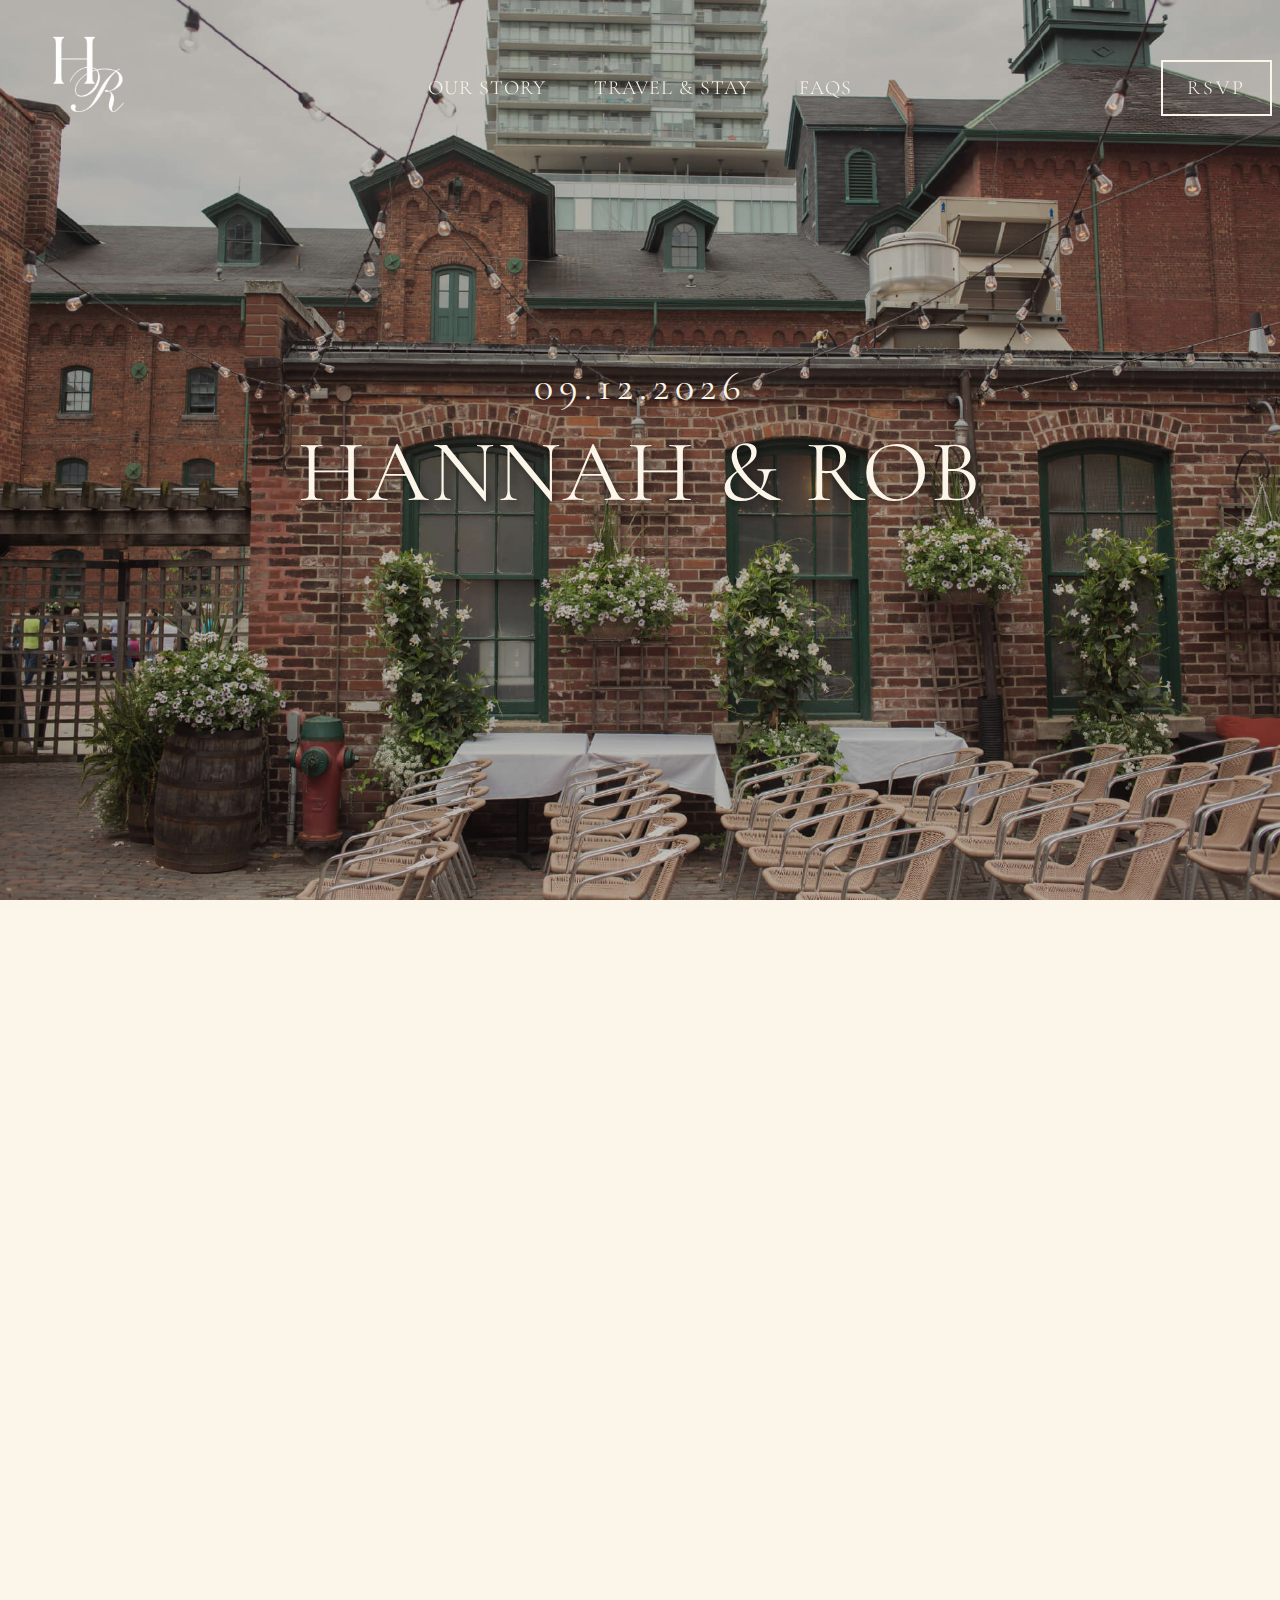
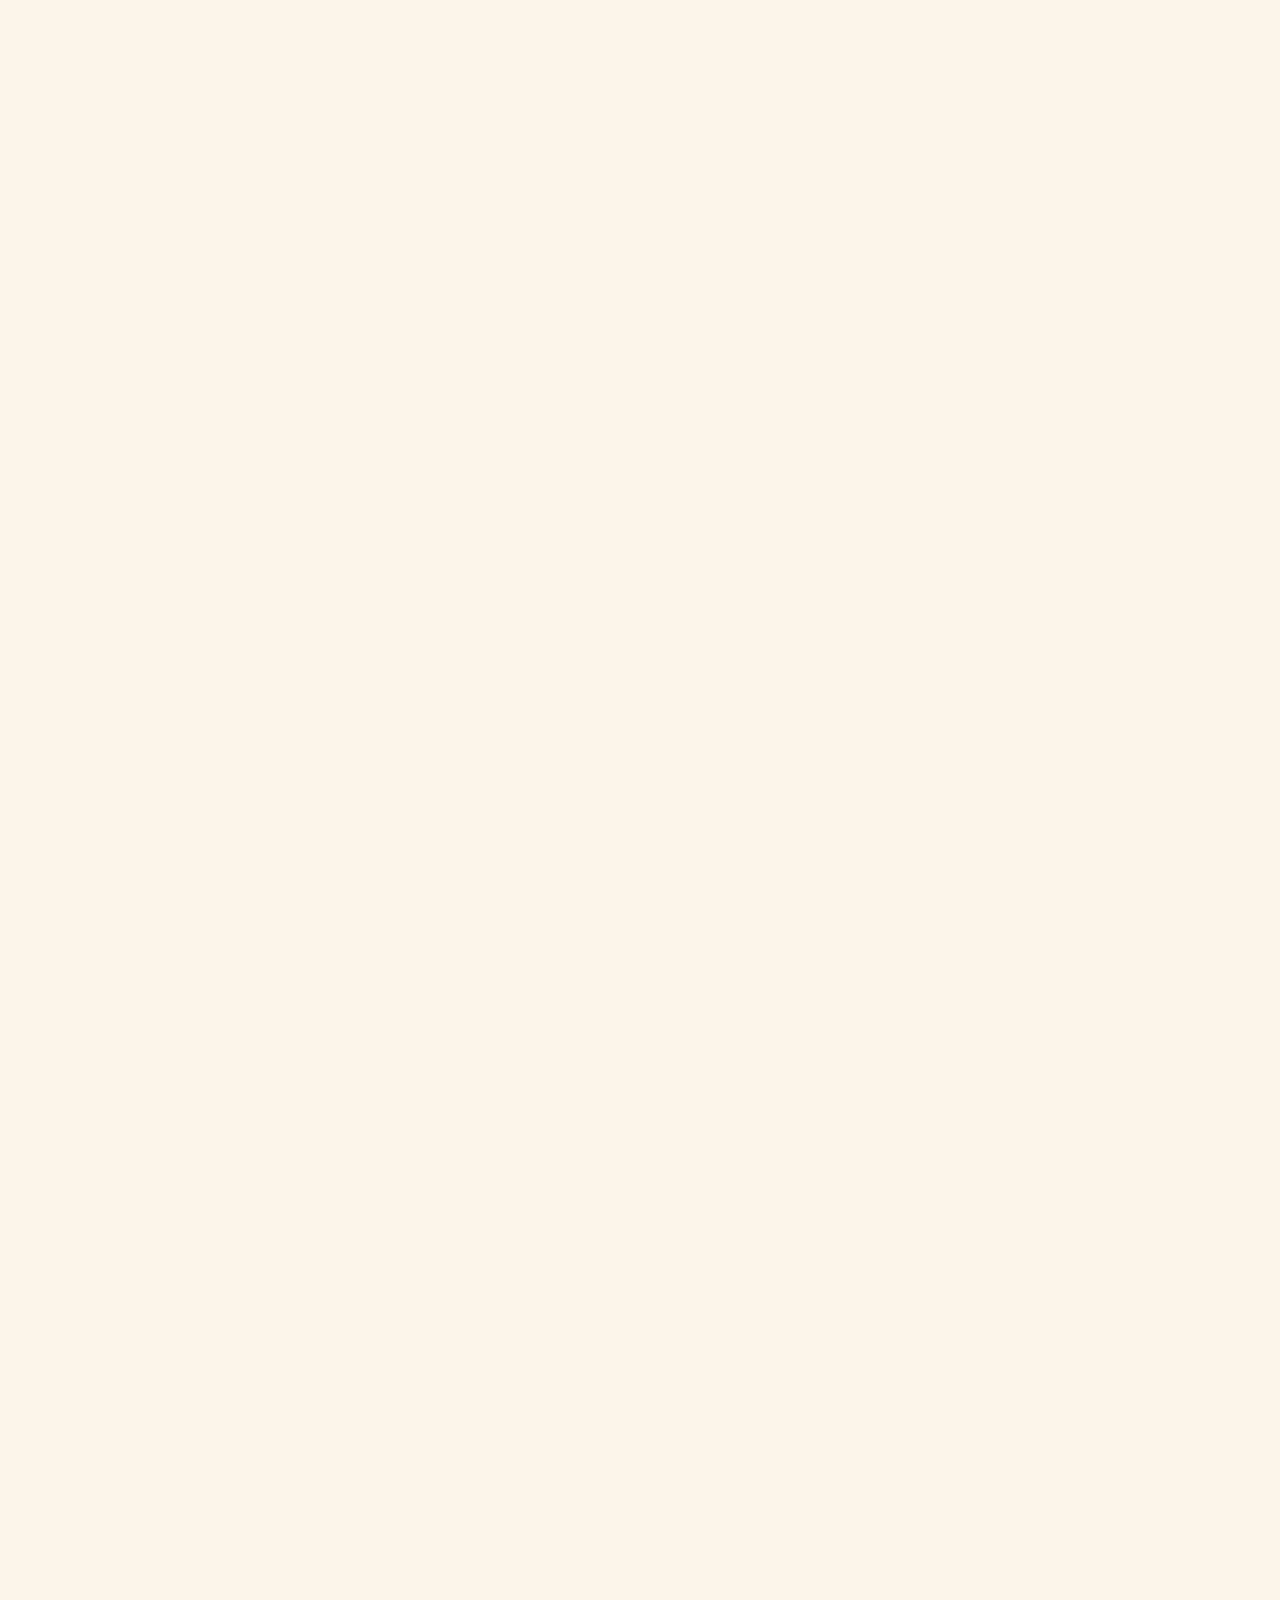
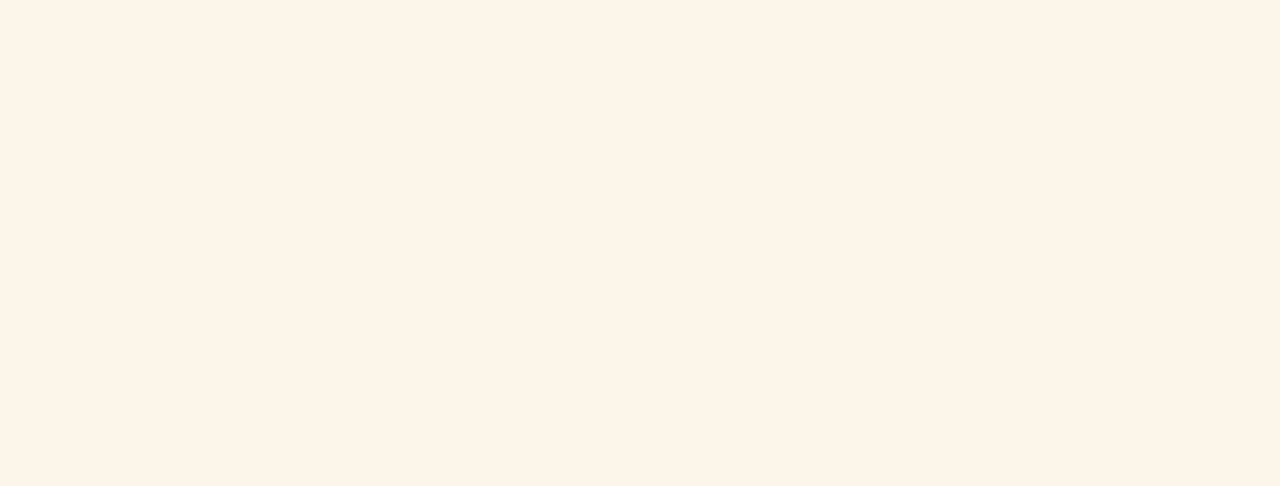
<file: index.html>
<!DOCTYPE html>
<html lang="en">
<head>
    <meta charset="UTF-8">
    <meta name="viewport" content="width=device-width, initial-scale=1.0">
    <title>Hannah & Rob - Wedding</title>
    <link rel="stylesheet" href="styles.css">
    <link rel="stylesheet" href="goudy-font.css">
    <link rel="stylesheet" href="seasons-preview.css">
    <link rel="preconnect" href="https://fonts.googleapis.com">
    <link rel="preconnect" href="https://fonts.gstatic.com" crossorigin>
    <link href="https://fonts.googleapis.com/css2?family=Cormorant+Garamond:ital,wght@0,300;0,400;0,500;0,600;0,700;1,300;1,400;1,500;1,600;1,700&family=Montserrat:wght@300;400;500;600;700&family=Playfair+Display:ital,wght@0,400;0,500;0,600;0,700;1,400;1,500;1,600;1,700&display=swap" rel="stylesheet">
    <link href="https://fonts.googleapis.com/css2?family=Pinyon+Script&display=swap" rel="stylesheet">
    <link rel="stylesheet" href="https://cdnjs.cloudflare.com/ajax/libs/font-awesome/6.4.0/css/all.min.css">
</head>
<body>
    <!-- Navigation Bar -->
    <nav class="main-nav">
        <!-- Home icon on the left -->
        <a href="index.html" class="nav-link home-icon">
            <img src="H (2).png" alt="Home" class="home-icon-img">
        </a>
        <!-- Center navigation links -->
        <div class="nav-links">
            <a href="our-story.html" class="nav-link">Our Story</a>
            <a href="travel.html" class="nav-link">Travel & Stay</a>
            <a href="faqs.html" class="nav-link">FAQs</a>
        </div>
        <!-- RSVP link on the right -->
        <div class="rsvp-link">
            <a href="#rsvp" class="nav-link">RSVP</a>
        </div>
    </nav>

    <!-- Hero Section -->
    <section class="hero">
        <div class="hero-content">
            <h1> 09.12.2026</h1>
            <h1>HANNAH & ROB</h1>
        </div>
    </section>

    <!-- Date and Venue Section -->
    <section class="date-venue">
        <div class="container">
            <div class="date-venue-container">
                <div class="photo-frame-wrapper">
                    <img src="images/hannahrob1.png" alt="Hannah and Rob">
                </div>
                <div class="date-venue-content">
                    <h2 style="font-family: 'Pinyon Script'">September 12th</h2>
                    <h3>at</h3>
                    <h4><a href="https://maps.app.goo.gl/F6PtSdV7vqN8Bn1i6" class="venue-link" target="_blank">ARCHEO</a></h4>
                </div>
            </div>
        </div>
    </section>

    <!-- Our Special Day Section -->
    <section class="special-day">
        <div class="container">
            <div class="special-day-content">
                <h2>Message to our guests</h2>
                <p>We're excited to share this important moment in our lives with our family and friends.
                Your love and support mean the world to us.</p>
                <p>As we get closer to the big day, we'll be using this website to keep you updated on all the details.
                We can't wait to celebrate with you!</p>
                <p class="signature">Lots of love,</p>
                <p class="signature-name">Hannah and Rob</p>
            </div>
        </div>
    </section>

    <!-- The Day Section -->
    <section id="the-day" class="the-day">
        <h1> The Day</h1>
        <p> We ask that guests arrive at least 15 minutes prior to the ceremony start time</p>
        <div class="container">
            <div class="timeline-container">
                <div class="timeline-item">
                    <div class="timeline-icon">
                        <img src="images/rings.png" alt="Wedding Rings">
                    </div>
                    <div class="timeline-time">10:30am</div>
                    <div class="timeline-text">ceremony</div>
                </div>
                <div class="timeline-item">
                    <div class="timeline-icon">
                        <img src="images/drinks.png" alt="Drinks">
                    </div>
                    <div class="timeline-time">11:00am</div>
                    <div class="timeline-text">cocktails</div>
                </div>
                <div class="timeline-item">
                    <div class="timeline-icon">
                        <img src="images/brunch.png" alt="Brunch">
                    </div>
                    <div class="timeline-time">12:00pm</div>
                    <div class="timeline-text">brunch</div>
                </div>
                <div class="timeline-item">
                    <div class="timeline-icon">
                        <img src="images/cake.png" alt="Cake">
                    </div>
                    <div class="timeline-time">2:00pm</div>
                    <div class="timeline-text">cake cutting</div>
                </div>
                <div class="timeline-item">
                    <div class="timeline-icon">
                        <img src="images/car.png" alt="Car">
                    </div>
                    <div class="timeline-time">3:00pm</div>
                    <div class="timeline-text">farewells<div>
                </div>
            </div>
        </div>
    </section>

    <!-- RSVP Section -->
    <section id="rsvp" class="rsvp">
        <div class="container">
            <div class="rsvp-content-wrapper">
                <div class="rsvp-container">
                <h2>RSVP</h2>
                <p>Please let us know if you will be able to join us in celebrating. Kindly RSVP by July 12th, 2026.
                </p>
                <a href="https://withjoy.com/hannah-and-rob-sep-26/rsvp" target="_blank" class="rsvp-button">RSVP NOW</a>
                </div>
                <div class="rsvp-sketch">
                    <img src="images/hannahrob2.png" alt="Hannah and Rob">
                </div>
            </div>
            <div class="vertical-lines"></div>
        </div>
    </section>

    
   <!-- Footer -->
    <!--
        <footer>
        <div class="container">
            <p class="signature">Hannah & Rob</p>
            <p>September 12, 2026</p>
            <p class="heart-link"><a href="https://drive.google.com/file/d/1rP8nliyJLvtk-sq-o0KSuWbWHB4VWAiu/view" target="_blank"><span class="heart-video">
                <svg class="heart-svg" xmlns="http://www.w3.org/2000/svg" viewBox="0 0 24 24" width="40" height="40">
                    <path d="M12 21.35l-1.45-1.32C5.4 15.36 2 12.28 2 8.5 2 5.42 4.42 3 7.5 3c1.74 0 3.41.81 4.5 2.09C13.09 3.81 14.76 3 16.5 3 19.58 3 22 5.42 22 8.5c0 3.78-3.4 6.86-8.55 11.54L12 21.35z"/>
                </svg>
            </span></a></p>
        </div>
    </footer>
-->
    <script src="script.js"></script>
    <script src="confetti.js"></script>
</body>
</html>
</file>
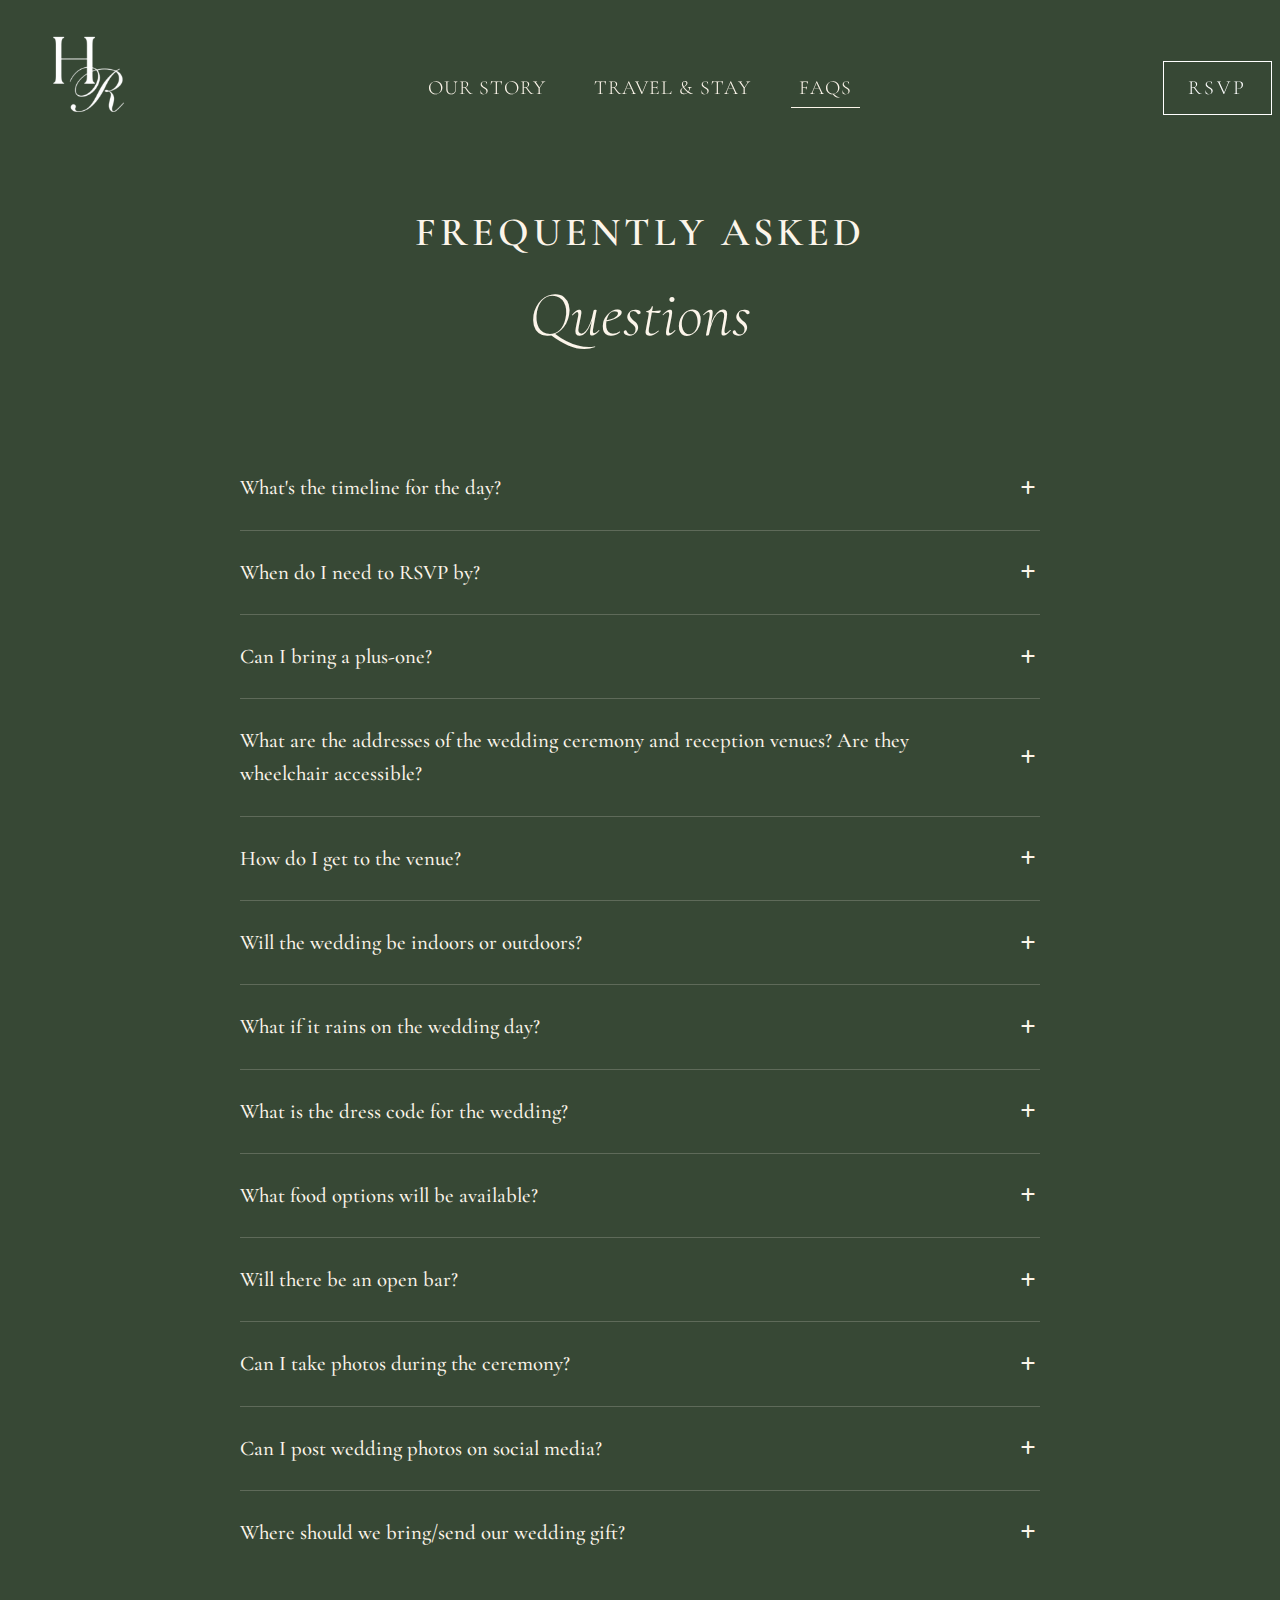
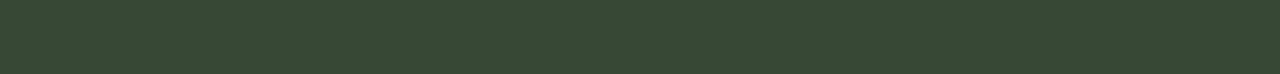
<file: faqs.html>
<!DOCTYPE html>
<html lang="en">
<head>
    <meta charset="UTF-8">
    <meta name="viewport" content="width=device-width, initial-scale=1.0">
    <title>FAQs - Hannah & Rob Wedding</title>
    <link rel="stylesheet" href="styles.css">
    <link rel="stylesheet" href="faqs.css">
    <link rel="preconnect" href="https://fonts.googleapis.com">
    <link rel="preconnect" href="https://fonts.gstatic.com" crossorigin>
    <link href="https://fonts.googleapis.com/css2?family=Cormorant+Garamond:ital,wght@0,300;0,400;0,500;0,600;0,700;1,300;1,400;1,500;1,600;1,700&family=Montserrat:wght@300;400;500;600;700&family=Playfair+Display:ital,wght@0,400;0,500;0,600;0,700;1,400;1,500;1,600;1,700&display=swap" rel="stylesheet">
    <link href="https://fonts.googleapis.com/css2?family=Great+Vibes&display=swap" rel="stylesheet">
    <link rel="stylesheet" href="https://cdnjs.cloudflare.com/ajax/libs/font-awesome/6.4.0/css/all.min.css">
</head>
<body class="faq-page">
    <!-- Navigation Bar -->
    <nav class="main-nav">
        <!-- Home icon on the left -->
        <a href="index.html" class="nav-link home-icon">
            <img src="H (2).png" alt="Home" class="home-icon-img">
        </a>
        <!-- Center navigation links -->
        <div class="nav-links">
            <a href="our-story.html" class="nav-link">Our Story</a>
            <a href="travel.html" class="nav-link">Travel & Stay</a>
            <a href="faqs.html" class="nav-link active">FAQs</a>
        </div>
        <!-- RSVP link on the right -->
        <div class="rsvp-link">
            <a href="index.html#rsvp" class="nav-link">RSVP</a>
        </div>
    </nav>

    <!-- FAQ Header Section -->
    <section class="faq-hero">
        <div class="container">
            <div class="faq-header">
                <h1 class="faq-title">
                    <span class="frequently-asked">FREQUENTLY ASKED</span>
                    <span class="questions">Questions</span>
                </h1>
            </div>
        </div>
    </section>

    <!-- FAQ Accordion Section -->
    <section class="faq-content">
        <div class="container">
            <div class="faq-accordion">
                <!-- Timeline and RSVP -->
                <div class="faq-item">
                    <div class="faq-question">
                        <h3>What's the timeline for the day?</h3>
                        <div class="faq-icon"><i class="fas fa-plus"></i></div>
                    </div>
                    <div class="faq-answer">
                        <p>The ceremony begins at 10:30 AM, followed by cocktails at 11:00 AM, brunch at 12:00 PM, cake cutting at 2:00 PM, and farewells at 3:00 PM. The entire celebration will be approximately 4.5 hours long. We recommend arriving by 10:15 AM to ensure you're seated before the ceremony begins.</p>
                    </div>
                </div>

                <div class="faq-item">
                    <div class="faq-question">
                        <h3>When do I need to RSVP by?</h3>
                        <div class="faq-icon"><i class="fas fa-plus"></i></div>
                    </div>
                    <div class="faq-answer">
                        <p>Please RSVP by July 12th so we can plan accordingly. You can RSVP through our digital platform at the link provided on our website. If you have any issues with the RSVP process, please don't hesitate to reach out to us directly.</p>
                    </div>
                </div>

                <div class="faq-item">
                    <div class="faq-question">
                        <h3>Can I bring a plus-one?</h3>
                        <div class="faq-icon"><i class="fas fa-plus"></i></div>
                    </div>
                    <div class="faq-answer">
                        <p>We have addressed the invitations to the people we would love to come. If you receive a plus one, they will appear under your name when you RSVP. Please ensure that you RSVP for yourself and your guests. Due to space, we are only able to accommodate those guests formally invited.</p>
                    </div>
                </div>

                <!-- Venue and Location -->
                <div class="faq-item">
                    <div class="faq-question">
                        <h3>What are the addresses of the wedding ceremony and reception venues? Are they wheelchair accessible?</h3>
                        <div class="faq-icon"><i class="fas fa-plus"></i></div>
                    </div>
                    <div class="faq-answer">
                        <p>Our venue's address is 31 Trinity Street. You can use <a href="https://maps.app.goo.gl/F6PtSdV7vqN8Bn1i6" target="_blank" style="color: #D4C19C; text-decoration: underline;">this link to view the location in Google Maps</a>. Once you arrive, you'll see signage directing you to the back patio where the ceremony will take place.</p>
                    </div>
                </div>

                <div class="faq-item">
                    <div class="faq-question">
                        <h3>How do I get to the venue?</h3>
                        <div class="faq-icon"><i class="fas fa-plus"></i></div>
                    </div>
                    <div class="faq-answer">
                        <p>ARCHEO is located in the Distillery District. You can take public transit via TTC (504 King streetcar from Union Station or 65 Parliament bus from Castle Frank Station), or drive and park in the Distillery District Green P lot. There are also additional parking options at 33 Mill Street and 373 Front Street East. Check our "Getting To The Venue" section on the main page for detailed directions.</p>
                    </div>
                </div>

                <div class="faq-item">
                    <div class="faq-question">
                        <h3>Will the wedding be indoors or outdoors?</h3>
                        <div class="faq-icon"><i class="fas fa-plus"></i></div>
                    </div>
                    <div class="faq-answer">
                        <p>Our ceremony and cocktail hour will be outdoors on the patio, while the reception will take place indoors. Guests will walk on cobblestones to take their seats.</p>
                    </div>
                </div>

                <div class="faq-item">
                    <div class="faq-question">
                        <h3>What if it rains on the wedding day?</h3>
                        <div class="faq-icon"><i class="fas fa-plus"></i></div>
                    </div>
                    <div class="faq-answer">
                        <p>Our ceremony and cocktail hour will be outdoors on the patio, while the reception will take place indoors. In case of inclement weather, we have a covered backup location on the property. We'll make the final decision about ceremony location closer to the date based on the forecast.</p>
                    </div>
                </div>

                <!-- Attire and Events -->
                <div class="faq-item">
                    <div class="faq-question">
                        <h3>What is the dress code for the wedding?</h3>
                        <div class="faq-icon"><i class="fas fa-plus"></i></div>
                    </div>
                    <div class="faq-answer">
                        <p>We would love to see our family and friends get dressed up with us for our big day! Please dress in cocktail or formal attire.</p>
                    </div>
                </div>

                <!-- Food and Drinks -->
                <div class="faq-item">
                    <div class="faq-question">
                        <h3>What food options will be available?</h3>
                        <div class="faq-icon"><i class="fas fa-plus"></i></div>
                    </div>
                    <div class="faq-answer">
                        <p>We'll be serving hors d'oeuvres at cocktail hour followed by a sit-down brunch with a choice of entree. There will be gluten-free, nut-free, and vegan options available. Our cocktail hour appetizers will also all be clearly marked if they are allergy friendly. If you have additional restrictions, please let us know in the designated section of your digital RSVP.</p>
                    </div>
                </div>

                <div class="faq-item">
                    <div class="faq-question">
                        <h3>Will there be an open bar?</h3>
                        <div class="faq-icon"><i class="fas fa-plus"></i></div>
                    </div>
                    <div class="faq-answer">
                        <p>Yes! In addition to beer, wine, and cocktails, there will also be plenty of non-alcoholic options.</p>
                    </div>
                </div>

                <!-- Photos and Gifts -->
                <div class="faq-item">
                    <div class="faq-question">
                        <h3>Can I take photos during the ceremony?</h3>
                        <div class="faq-icon"><i class="fas fa-plus"></i></div>
                    </div>
                    <div class="faq-answer">
                        <p>You are welcome to take photos, but please refrain from having your phone out during the ceremony as it is an 'unplugged ceremony.' We have hired professional photographers to capture this moment. However, during the reception, please take as MANY photos and videos as you'd like! We will create a Google Drive folder afterward for our friends and family to upload and share their experience.</p>
                    </div>
                </div>

                <div class="faq-item">
                    <div class="faq-question">
                        <h3>Can I post wedding photos on social media?</h3>
                        <div class="faq-icon"><i class="fas fa-plus"></i></div>
                    </div>
                    <div class="faq-answer">
                        <p>We encourage you to share your photos from the reception on social media! Please use our wedding hashtag (to be announced) so we can see all your wonderful captures.</p>
                    </div>
                </div>

                <div class="faq-item">
                    <div class="faq-question">
                        <h3>Where should we bring/send our wedding gift?</h3>
                        <div class="faq-icon"><i class="fas fa-plus"></i></div>
                    </div>
                    <div class="faq-answer">
                        <p>Your presence at our wedding is the greatest gift we could ask for! If you would like to honor us with a gift, a contribution towards our honeymoon would be greatly appreciated. A wedding card box will be at our reception.</p>
                    </div>
                </div>
            </div>
        </div>
    </section>

    <script src="faqs.js"></script>
</body>
</html>
</file>
<file: styles.css>
/* Global Styles */
:root {
    --dark-green: #425440;
    --light-green: #5A6B5F;
    --cream: #FCF5EA;
    --gold: #D4C19C;
    --text-dark: #333333;
    --text-light: #FFFFFF;
}

* {
    margin: 0;
    padding: 0;
    box-sizing: border-box;
}

/* Adjust animation for archeo to make it smoother */
@keyframes fadeIn {
    from {
        opacity: 0;
        transform: translateY(5px);
    }
    to {
        opacity: 1;
        transform: translateY(0);
    }
}

@keyframes scaleIn {
    from {
        transform: scale(0.98);
        opacity: 0;
    }
    to {
        transform: scale(1);
        opacity: 1;
    }
}

body {
    font-family: 'Cormorant Garamond', serif;
    color: var(--text-dark);
    background-color: var(--cream);
    line-height: 1.6;
}

h1, h2, h3, h4, h5, h6 {
    font-family: 'Cormorant Garamond', serif;
    font-weight: 400;
}

h2 {
    font-family: 'Cormorant Garamond', serif;
    font-weight: 500;
}

h1 {
    font-family: 'Cormorant Garamond', serif !important;
    font-weight:300 !important;
}

.main-nav, .nav-link {
    font-family: 'Cormorant Garamond', serif !important;
    font-weight: 300 !important;
    font-size: 1.25rem !important;
}

.container {
    max-width: 1200px;
    margin: 0 auto;
    padding: 0 20px;
}

section {
    padding: 60px 0;
    opacity: 0;
    transform: translateY(20px);
    transition: opacity 1s ease, transform 1s ease;
    width: 100%;
    margin: 0;
}

section.visible {
    opacity: 1;
    transform: translateY(0);
}

h2, h3, h4, p {
    opacity: 0;
    transform: translateY(15px);
    transition: opacity 0.6s ease, transform 0.6s ease;
}

h2.visible, h3.visible, h4.visible, p.visible {
    opacity: 1;
    transform: translateY(0);
}

.signature {
    font-size: 2.5rem;
    margin-top: 20px;
}

a {
    color: var(--dark-green);
    text-decoration: none;
}

a:hover {
    text-decoration: underline;
}

.btn {
    display: inline-block;
    padding: 10px 20px;
    background-color: var(--dark-green);
    color: var(--text-light);
    border: 1px solid var(--cream);
    text-transform: uppercase;
    letter-spacing: 1px;
    font-size: 0.9rem;
    transition: all 0.3s ease;
}

.btn:hover {
    background-color: var(--cream);
    color: var(--dark-green);
    text-decoration: none;
}

/* Navigation Bar */
.main-nav {
    position: fixed;
    top: 0;
    left: 0;
    width: 100%;
    z-index: 2000;
    background: transparent;
    box-shadow: none;
    padding: 0;
    margin: 0;
    height: 15px;
    display: grid;
    grid-template-columns: 1fr auto 1fr;
    align-items: center;
}

/* Default navbar styling - dark text */
.nav-link {
    color: var(--dark-green);
}

/* Homepage navbar styling - light text */
body:not(.our-story-page) .nav-link {
    color: var(--cream);
}

/* FAQ page navbar styling - light text on dark background */
body.faq-page .nav-link {
    color: var(--cream);
}

body.faq-page .rsvp-link a {
    color: white !important;
    background: transparent !important;
    border: 1px solid white !important;
}

body.faq-page .home-icon {
    justify-self: start;
    margin: 0 !important;
    padding: 0 !important;
}

body.faq-page .home-icon-img {
    /* Inherit global size exactly */
    width: inherit !important;
    height: inherit !important;
    opacity: 1;
    filter: none;
    border: none !important;
    outline: none !important;
    margin: 0 !important;
    padding: 0 !important;
    vertical-align: top;
}

body.faq-page .home-icon a {
    border: none !important;
    outline: none !important;
    margin: 0 !important;
    padding: 0 !important;
    display: block;
}

body.faq-page .home-icon.nav-link {
    padding: 0 !important;
    margin: 0 !important;
}

/* RSVP button styling */
.rsvp-link a {
    color: white !important;
    background: transparent !important;
    border: 1px solid white !important;
    padding: 0.4em 1em !important;
    border-radius: 0 !important;
    transition: all 0.3s ease;
}

.rsvp-link a:hover {
    background: transparent !important;
    color: white !important;
}

.home-icon-img {
    width: 24px;
    height: 24px;
    opacity: 1;
    filter: none;
}

.main-nav.scrolled {
    background: rgba(252,245,234,0.7); /* var(--cream) with 70% opacity */
    box-shadow: 0 2px 8px rgba(0,0,0,0.04);
    padding: 0.5rem 0;
}

.nav-container {
    max-width: 1200px;
    margin: 0 auto;
    padding: 0 !important;
    display: flex;
    justify-content: space-between;
    align-items: center;
    height: 32px;
    margin-top: 0 !important;
    padding-top: 0 !important;
}

.home-icon {
    justify-self: start;
    margin: 0 !important;
    padding: 0 !important;
}

.home-icon::after {
    display: none !important;
}

.home-icon-img {
    width: 24px;
    height: 24px;
    opacity: 1;
    filter: none;
    border: none !important;
    outline: none !important;
    margin: 0 !important;
    padding: 0 !important;
    vertical-align: top;
}

.home-icon a {
    border: none !important;
    outline: none !important;
    margin: 0 !important;
    padding: 0 !important;
    display: block;
}

.home-icon.nav-link {
    padding: 0 !important;
    margin: 0 !important;
}

.nav-links {
    display: flex;
    gap: 2rem;
    justify-content: center;
    justify-self: center;
}

.rsvp-link {
    justify-self: end;
    margin-right: 0.5rem;
}


.rsvp-link a:hover {
    color: var(--dark-green) !important;
}

.nav-link {
    color: var(--dark-green);
    text-decoration: none;
    font-size: 0.875rem;
    text-transform: uppercase;
    letter-spacing: 0.05em;
    padding: 0.25rem 0.5rem;
    position: relative;
    transition: all 0.3s ease;
}

.nav-link::after {
    content: '';
    position: absolute;
    bottom: 0;
    left: 0;
    width: 100%;
    height: 1px;
    background-color: currentColor !important;
    transform: scaleX(0);
    transition: transform 0.3s cubic-bezier(.4,0,.2,1), background-color 0s;
    pointer-events: none;
    will-change: transform, background-color;
}

.nav-link:hover::after,
.nav-link.active::after {
    transform: scaleX(1);
}

.nav-link.active:hover::after {
    /* No extra effect, prevents double underline */
}

.nav-link.active {
    color: var(--dark-green);
    font-weight: 500;
}

.main-nav .nav-link {
    color: var(--dark-green);
    transition: color 0.3s;
    text-decoration: none;
    border: none;
    position: relative;
}

.main-nav.scrolled .nav-link {
    color: var(--dark-green);
}

/* Add persistent underline for Our Story nav link when on our-story page */
.our-story-page .nav-link[href="our-story.html"]::after {
    transform: scaleX(1);
    opacity: 1;
}

/* Mobile Menu Button */
.mobile-menu-button {
    display: none;
    background: none;
    border: none;
    cursor: pointer;
    padding: 0.5rem;
}

.menu-icon {
    display: block;
    width: 24px;
    height: 2px;
    background-color: var(--cream);
    position: relative;
    transition: all 0.3s ease;
}

.menu-icon::before,
.menu-icon::after {
    content: '';
    position: absolute;
    width: 24px;
    height: 2px;
    background-color: var(--cream);
    transition: all 0.3s ease;
}

.menu-icon::before {
    top: -6px;
}

.menu-icon::after {
    bottom: -6px;
}

.main-nav.scrolled .menu-icon,
.main-nav.scrolled .menu-icon::before,
.main-nav.scrolled .menu-icon::after {
    background-color: var(--cream);
}

/* Hero Section */
.hero {
    height: 100vh;
    width: 100%;
    background-image: url('images/venue.jpg');
    background-size: cover;
    background-position: center;
    display: flex;
    align-items: center;
    justify-content: center;
    text-align: center;
    color: var(--cream);
    position: relative;
    opacity: 1;
    transform: translateY(0);
    margin: 0;
    padding: 0;
    z-index: 1;
}

.hero::before {
    content: '';
    position: absolute;
    top: 0;
    left: 0;
    width: 100%;
    height: 100%;
    background-color: rgba(0, 0, 0, 0.2);
    z-index: 1;
}

.hero-content {
    position: relative;
    z-index: 2;
    display: flex;
    flex-direction: column;
    align-items: center;
    animation: fadeIn 1.5s ease-out;
}

.hero h1 {
    font-size: 9rem;
    font-weight: 100;
    letter-spacing: 3px;
    line-height: 1.1;
    margin: 0;
    opacity: 1;
    transform: translateY(0);
    text-shadow: 4px 4px 8px rgba(0, 0, 0, 0.5);
}

.hero .and {
    font-size: 5rem;
    text-transform: lowercase;
    line-height: 1;
    margin: -60px 0;
    opacity: 1;
    transform: translateY(0);
    text-shadow: 4px 4px 8px rgba(0, 0, 0, 0.5);
}

.hero .subtitle {
    font-size: 1.8rem;
    letter-spacing: 8px;
    margin-top: 30px;
    text-transform: uppercase;
    opacity: 1;
    transform: translateY(0);
    text-shadow: 4px 4px 8px rgba(0, 0, 0, 0.5);
}

/* Date and Venue Section */
.date-venue {
    background-color: var(--cream);
    padding: 80px 0;
    width: 100%;
}

.date-venue-container {
    display: flex;
    flex-direction: row;
    align-items: center;
    justify-content: space-between;
    max-width: 1000px;
    margin: 0;
    margin-left: 50px;
    padding: 0 20px;
}

.photo-frame-wrapper {
    height: 100%;
    width: 45%;
    position: relative;
    padding: 0;
}

.photo-frame-wrapper img {
    width: 100%;
    height: 100%;
    object-fit: cover;
    display: block;
}

.photo-frame {
    width: 100%;
    aspect-ratio: 4/5;
    border: none;
    padding: 0;
    position: relative;
    animation: scaleIn 1.5s ease-out;
    background-color: transparent;
    box-shadow: 0 10px 30px rgba(0, 0, 0, 0.2);
}

.photo-frame::before {
    content: '';
    position: absolute;
    top: -25px;
    left: -25px;
    width: calc(100% + 50px);
    height: calc(100% + 50px);
    border: 5px solid var(--dark-green);
    z-index: 0;
}

.photo-frame::after {
    content: '';
    position: absolute;
    top: -50px;
    left: -50px;
    width: calc(100% + 100px);
    height: calc(100% + 100px);
    border: 5px solid var(--dark-green);
    z-index: -1;
}

.photo-frame img {
    width: 100%;
    height: 100%;
    object-fit: cover;
    object-position: center top;
    position: relative;
    z-index: 1;
    display: block;
    margin: 0;
    padding: 0;
}

.date-venue-content {
    width: 45%;
    text-align: center;
}

.date-venue-content h2 {
    font-size: 4rem;
    color: var(--dark-green);
    margin-bottom: -5px;
    line-height: 1;
    font-weight: 500;
    white-space: nowrap;
}

.date-venue-content h3 {
    font-size: 3rem;
    color: var(--dark-green);
    margin: -20px 0 -5px 0;
    font-family: 'Pinyon Script', cursive;
    font-weight: 400;
}

.date-venue-content h4 {
    font-size: 4rem;
    letter-spacing: 3px;
    color: var(--dark-green);
    text-transform: uppercase;
    font-weight: 400;
    margin-top: -40px;
}

/* Our Special Day Section */
.special-day {
    background-image: url('images/special-day-bg-new.jpg');
    background-size: cover;
    background-position: center;
    background-attachment: fixed;
    color: var(--cream);
    text-align: center;
    padding: 100px 0;
    width: 100%;
    position: relative;
}

.special-day-content {
    max-width: 800px;
    margin: 0 auto;
    position: relative;
    z-index: 2;
    background-color: rgba(66, 84, 64, 0.8); /* Transparent dark green */
    padding: 40px;
    border-radius: 5px;
    box-shadow: 0 5px 15px rgba(0, 0, 0, 0.2);
}

.special-day h2 {
    font-size: 5rem;
    margin-bottom: 1px;
    color: var(--cream);
    font-style: italic;
    position: relative;
    z-index: 2;
    text-shadow: 0 2px 4px rgba(0, 0, 0, 0.3);
}

.special-day p {
    margin-bottom: 30px;
    font-size: 1.4rem;
    line-height: 1.7;
    letter-spacing: 1px;
    position: relative;
    z-index: 2;
    text-shadow: 0 1px 2px rgba(0, 0, 0, 0.2);
    max-width: 650px;
    margin-left: auto;
    margin-right: auto;
}
.special-day p.signature {
    margin-top: 20px;
}

.special-day p.signature-name {
    font-size: 2rem;
    margin-top: -40px;
    font-style: normal;
}

/* The Day Section */
.the-day {
    background-color: var(--cream);
    text-align: center;
    padding: 80px 0;
    width: 100%;
}

.the-day h1 {
    font-size: 5rem;
    margin-top: -20px;
    color: var(--light-green);
}

.the-day p {
    font-size: 1.75rem;
    margin-top: -10px;
    color: var(--light-green);
    font-style: italic;
    margin-bottom: 80px;
}

.timeline-container {
    display: flex;
    justify-content: center;
    flex-wrap: nowrap;
    max-width: 1200px;
    margin: 0 auto;
    gap: 20px;
}

.timeline-item {
    display: flex;
    flex-direction: column;
    align-items: center;
    width: 150px;
    margin: 10px;
    animation: fadeIn 1.2s ease-out;
    animation-fill-mode: both;
}

.timeline-item:nth-child(1) {
    animation-delay: 0.2s;
}

.timeline-item:nth-child(2) {
    animation-delay: 0.4s;
}

.timeline-item:nth-child(3) {
    animation-delay: 0.6s;
}

.timeline-icon {
    margin-bottom: 15px;
    display: flex;
    align-items: center;
    justify-content: center;
}

.timeline-icon img {
    width: 200px;
    height: 200px;
    object-fit: contain;
    transition: transform 0.3s ease;
}

.timeline-icon:hover img {
    transform: scale(1.1);
}

.timeline-time {
    font-size: 2rem;
    color: var(--dark-green);
    margin-bottom: 8px;
    margin-top: -20px;
}

.timeline-text {
    font-size: 1.2rem;
    color: var(--dark-green);
    opacity: 1;
    position: relative;
    bottom: 0;
    text-align: center;
    width: 100%;
}

/* RSVP Section */
.rsvp {
    background: linear-gradient(135deg, var(--dark-green) 0%, var(--light-green) 100%);
    color: var(--cream);
    padding: 10px 0;
    text-align: left;
    position: relative;
    width: 100%;
}

.rsvp-content-wrapper {
    display: flex;
    justify-content: space-between;
    align-items: center;
    position: relative;
    z-index: 2;
    max-width: 1200px;
}

.rsvp-container {
    max-width: 600px;
    margin: 0;
    margin-left: 50px;
    position: relative;
    z-index: 2;
}

.rsvp h2 {
    font-size: 5rem;
    margin-bottom: 0px;
    color: var(--cream);
}

.rsvp p {
    margin-bottom: 20px;
    font-size: 1.5rem;
    line-height: 1.6;
}

.rsvp ul {
    list-style-type: none;
    margin: 30px 0;
    font-size: 1.2rem;
    line-height: 1.8;
}

.rsvp a {
    color: var(--cream);
    text-decoration: none;
}

.rsvp-button, .rsvp-link a {
    color: var(--cream) !important;
    border: 2px solid var(--cream) !important;
    padding: 0.5em 1.2em !important;
    font-size: 1.25rem !important;
    font-family: 'Cormorant Garamond', serif !important;
    letter-spacing: 0.15em !important;
    transition: all 0.3s ease;
    box-shadow: none !important;
    text-transform: uppercase;
    text-align: center;
    display: inline-block;
}

.rsvp-button:hover, .rsvp-link a:hover {
    background: transparent !important;
    color: var(--dark-green) !important;
    text-decoration: none !important;
}

.rsvp-sketch {
    margin-right: 50px;
    position: relative;
    z-index: 2;
}

.rsvp-sketch img {
    max-width: 400px;
    height: auto;
    object-fit: contain;
    opacity: 1;
    display: block;
    border-radius: 0 !important;
    box-shadow: 0 5px 15px rgba(0, 0, 0, 0.2);
}

.vertical-lines {
    display: none;
}

/* Special RSVP styling for our-story page */
.our-story-page .rsvp-link a,
.our-story-page .rsvp-button {
    width: 108.82px;
    height: 54px;
    display: flex;
    align-items: center;
    justify-content: center;
    background-color: var(--dark-green) !important;
    color: var(--cream) !important;
    border: 2px solid var(--dark-green) !important;
    border-radius: 0 !important;
    text-decoration: none !important;
    font-family: 'Cormorant Garamond', serif !important;
    font-size: 1rem !important;
    letter-spacing: 0.1em !important;
    transition: all 0.3s ease;
    padding: 0 !important;
    margin: 0;
    box-sizing: border-box;
}

/* Our Story Page Styles */
.sticky-title {
    position: fixed;
    top: 50%;
    left: 50%;
    transform: translate(-50%, -50%);
    text-align: center;
    z-index: 100;
    transition: opacity 0.6s ease;
}

.sticky-title.fade-out {
    opacity: 0;
}


.sticky-title::after,
.sticky-title::before {
    display: none !important;
    content: none !important;
}

.sticky-title .names {
    font-size: 0.9rem;
    letter-spacing: 2px;
    color: var(--dark-green);
    margin-bottom: 5px;
    font-weight: 300;
    opacity: 0.8;
}

.sticky-title h1 {
    font-size: 3.5rem;
    color: var(--dark-green);
    font-weight: 300;
    letter-spacing: 4px;
    margin: 0;
    opacity: 1;
    transform: translateY(0);
    text-decoration: none !important;
    border: none !important;
    border-bottom: none !important;
    box-shadow: none !important;
    position: relative;
    text-shadow: 2px 2px 6px rgba(0, 0, 0, 0.4);
}

.sticky-title h1::after,
.sticky-title h1::before {
    display: none !important;
    content: none !important;
}

.sticky-title,
.sticky-title *,
.sticky-title h1,
.sticky-title .names {
    text-decoration: none !important;
    border: none !important;
    border-top: none !important;
    border-bottom: none !important;
    border-left: none !important;
    border-right: none !important;
    box-shadow: none !important;
    outline: none !important;
    text-shadow: none !important;
    background-image: none !important;
    background: transparent !important;
}

.sticky-title *::after,
.sticky-title *::before {
    display: none !important;
    content: none !important;
    border: none !important;
    background: none !important;
}

/* Photo Story Section */
.photo-story {
    position: relative;
    min-height: 1400px;
    background-color: var(--cream);
    padding: 120px 0px 80px 0px;
    overflow: hidden;
}

.photo-item {
    position: absolute;
    box-shadow: 0 5px 20px rgba(0, 0, 0, 0.12);
    transition: transform 0.3s ease, box-shadow 0.3s ease;
    overflow: hidden;
}

.photo-item:hover {
    transform: scale(1.03) rotate(0.5deg);
    box-shadow: 0 8px 30px rgba(0, 0, 0, 0.2);
    z-index: 10;
}

.photo-item img {
    width: 100%;
    height: 100%;
    object-fit: cover;
    border-radius: 0;
    display: block;
    transition: transform 0.3s ease;
}

.photo-item:hover img {
    transform: scale(1.05);
}

/* Story Text Section */
.story-text-section {
    background-color: var(--cream);
    padding: 0px 0 100px 0;
    text-align: left;
    position: relative;
    z-index: 0;
}

.story-content {
    max-width: 700px;
    margin: 0 auto;
    padding: 0 40px;
}

.story-content p {
    font-size: 1.2rem;
    line-height: 1.7;
    color: var(--text-dark);
    margin-bottom: 25px;
    opacity: 0.9;
}

.rsvp-call {
    margin-top: 50px;
    padding-top: 35px;
    border-top: 1px solid rgba(66, 84, 64, 0.15);
    text-align: center;
}

.rsvp-call p {
    font-size: 1.2rem;
    font-weight: 400;
    letter-spacing: 0.5px;
    color: var(--dark-green);
    margin-bottom: 25px;
    opacity: 0.9;
}

.rsvp-call .rsvp-button {
    color: var(--cream) !important;
    background: var(--dark-green) !important;
    border: 2px solid var(--dark-green) !important;
    padding: 0.7em 1.8em !important;
    font-size: 1rem !important;
    font-family: 'Cormorant Garamond', serif !important;
    letter-spacing: 0.1em !important;
    transition: all 0.3s ease;
    box-shadow: none !important;
    text-transform: uppercase;
    text-align: center;
    display: inline-block;
    text-decoration: none;
}

.rsvp-call .rsvp-button:hover {
    background: transparent !important;
    color: var (--dark-green) !important;
    text-decoration: none !important;
    transform: translateY(-2px);
}



/* Our Story Section (for main page) */
/* Main page our story section */
.our-story {
    background-color: var(--cream);
    padding: 80px 0;
    text-align: center;
    width: 100%;
}

.our-story h2 {
    font-size: 6rem;
    color: var(--dark-green);
    margin-bottom: 50px;
}

.our-story .story-content {
    max-width: 900px;
    margin: 0 auto;
    padding: 0 20px;
}

.our-story p {
    margin-bottom: 30px;
    font-size: 1.5rem;
    line-height: 1.7;
    color: var(--dark-green);
}

/* Other Details Section */
.other-details {
    background-color: var(--cream);
    padding: 80px 0;
    text-align: right;
    width: 100%;
}

.other-details h2 {
    font-size: 5rem;
    color: var(--dark-green);
    margin-bottom: 50px;
    margin-right: 50px;
}

.details-grid {
    display: grid;
    grid-template-columns: repeat(auto-fit, minmax(300px, 1fr));
    gap: 40px;
    max-width: 1000px;
    margin: 0;
    margin-left: auto;
    margin-right: 50px;
    width: 90%;
    grid-template-areas:
        "dress plus weather"
        "gifts food photography"
        ". drinks .";
}

.detail-item h3 {
    font-size: 1.5rem;
    color: var(--dark-green);
    margin-bottom: 15px;
    letter-spacing: 1px;
    font-weight: bold;
    text-transform: uppercase;
    text-align: right;
}

.detail-item p {
    text-align: right;
    font-size: 1.2rem;
    line-height: 1.5;
}

/* Getting to the Venue Section */
.where-to-stay {
    background: url('images/Untitled design (1).png');
    background-size: cover;
    background-position: center;
    background-attachment: fixed;
    color: var(--dark-green);
    padding: 100px 0;
    text-align: center;
    width: 100%;
    position: relative;
}

.where-to-stay h2 {
    font-size: 3.8rem;
    margin-bottom: 50px;
    color: var(--dark-green);
    text-transform: uppercase;
    letter-spacing: 3px;
    position: relative;
    display: inline-block;
    padding-bottom: 15px;
}

.where-to-stay h2::after {
    content: '';
    position: absolute;
    bottom: 0;
    left: 50%;
    transform: translateX(-50%);
    width: 100px;
    height: 2px;
    background-color: var(--dark-green);
}

.accommodations {
    display: grid;
    grid-template-columns: repeat(auto-fit, minmax(300px, 1fr));
    gap: 30px;
    max-width: 1200px;
    margin: 0 auto;
}

.accommodation {
    background-color: rgba(255, 255, 255, 0.95);
    padding: 30px;
    border-radius: 10px;
    box-shadow: 0 5px 15px rgba(0, 0, 0, 0.15);
    text-align: left;
    backdrop-filter: blur(5px);
    border: 1px solid rgba(255, 255, 255, 0.5);
    transition: transform 0.3s ease, box-shadow 0.3s ease;
    position: relative;
    overflow: hidden;
}

.accommodation::before {
    content: '';
    position: absolute;
    top: 0;
    left: 0;
    width: 100%;
    height: 5px;
    background: linear-gradient(to right, var(--dark-green), rgba(144, 169, 143, 0.5));
    opacity: 0.9;
}

.accommodation:hover {
    transform: translateY(-5px);
    box-shadow: 0 10px 25px rgba(0, 0, 0, 0.3);
}

.accommodation h3 {
    font-size: 1.8rem;
    margin-bottom: 20px;
    font-weight: bold;
    color: var(--dark-green);
    display: flex;
    align-items: center;
}

.accommodation h3::before {
    content: '';
    display: inline-block;
    width: 40px;
    height: 40px;
    background-color: rgba(144, 169, 143, 0.2);
    border-radius: 50%;
    margin-right: 15px;
    background-position: center;
    background-repeat: no-repeat;
    background-size: 20px;
    flex-shrink: 0;
}

.accommodation:nth-child(1) h3::before {
    background-image: url('data:image/svg+xml;utf8,<svg xmlns="http://www.w3.org/2000/svg" viewBox="0 0 24 24" fill="%2390a98f"><path d="M12 2C7.58 2 4 5.58 4 10c0 1.95.7 3.73 1.86 5.12L12 22l6.14-6.88C19.3 13.73 20 11.95 20 10c0-4.42-3.58-8-8-8zm0 11.5c-1.93 0-3.5-1.57-3.5-3.5S10.07 6.5 12 6.5s3.5 1.57 3.5 3.5-1.57 3.5-3.5 3.5z"/></svg>');
}

.accommodation:nth-child(2) h3::before {
    background-image: url('data:image/svg+xml;utf8,<svg xmlns="http://www.w3.org/2000/svg" viewBox="0 0 24 24" fill="%2390a98f"><path d="M18.92 6.01C18.72 5.42 18.16 5 17.5 5h-11c-.66 0-1.21.42-1.42 1.01L3 12v8c0 .55.45 1 1 1h1c.55 0 1-.45 1-1v-1h12v1c0 .55.45 1 1 1h1c.55 0 1-.45 1-1v-8l-2.08-5.99zM6.5 16c-.83 0-1.5-.67-1.5-1.5S5.67 13 6.5 13s1.5.67 1.5 1.5S7.33 16 6.5 16zm11 0c-.83 0-1.5-.67-1.5-1.5s.67-1.5 1.5-1.5 1.5.67 1.5 1.5-.67 1.5-1.5 1.5zM5 11l1.5-4.5h11L19 11H5z"/></svg>');
}

.accommodation p {
    margin-bottom: 15px;
    font-size: 1.1rem;
    line-height: 1.6;
    color: #333;
}

.accommodation p em {
    color: #666;
    font-style: italic;
    font-size: 0.95rem;
}

.accommodation a {
    color: var(--dark-green);
    font-size: 1rem;
    font-weight: bold;
    display: inline-block;
    margin-top: 10px;
    text-decoration: underline;
}

/* Gifts Section */
.gifts {
    background-color: var(--cream);
    padding: 80px 0;
    text-align: center;
    width: 100%;
}

.gifts-content {
    max-width: 900px;
    margin: 0 auto;
    border: 1px solid var(--dark-green);
    padding: 60px;
    position: relative;
    animation: scaleIn 1s ease-out;
}

.gifts-content::before {
    content: '';
    position: absolute;
    top: 15px;
    left: 15px;
    width: calc(100% - 30px);
    height: calc(100% - 30px);
    border: 1px solid var(--dark-green);
    z-index: 0;
}

.gifts h2 {
    font-size: 6rem;
    color: var(--dark-green);
    margin-bottom: 40px;
    position: relative;
    z-index: 1;
}

.gifts p {
    margin-bottom: 30px;
    font-size: 1.5rem;
    line-height: 1.7;
    position: relative;
    z-index: 1;
}

.gifts .btn {
    margin-top: 30px;
    font-size: 1.1rem;
    padding: 12px 25px;
    text-decoration: underline;
    position: relative;
    z-index: 1;
}

/* Footer */
footer {
    background-color: var(--dark-green);
    color: var(--cream);
    text-align: center;
    padding: 5px 0;
    font-size: 0.9rem;
    width: 100%;
    position: relative;
    overflow: visible;
    z-index: 1;
}

footer .container {
    position: relative;
    z-index: 2;
    display: flex;
    flex-direction: column;
    justify-content: center;
    align-items: center;
    height: 100%;
    min-height: 70px;
}

.rsvp-link a::after {
    display: none !important;
}

.nav-hidden {
    opacity: 0 !important;
    pointer-events: none !important;
    transition: opacity 0.3s;
}

.venue-link {
    position: relative;
    display: inline-block;
    color: var(--dark-green);
    font-family: 'Cormorant Garamond', serif;
    font-size: 2.5rem;
    font-weight: 400;
    letter-spacing: 0;
    text-transform: none;
    transition: color 0.2s, transform 0.2s, font-size 0.2s, font-weight 0.2s, letter-spacing 0.2s, text-transform 0.2s;
}

.venue-link::after {
    content: '\f35d'; /* Font Awesome external-link-alt icon */
    font-family: 'Font Awesome 6 Free';
    font-weight: 900;
    font-size: 1.2rem;
    color: #a25566;
    opacity: 0;
    margin-left: 8px;
    pointer-events: none;
    position: absolute;
    right: -28px;
    top: 50%;
    transform: translateY(-50%) translateX(8px);
    transition: opacity 0.2s, transform 0.2s;
}

.venue-link:hover,
.venue-link:focus {
    color: #a25566 !important;
    font-family: 'Playfair Display', serif;
    font-size: 4rem;
    font-weight: 700;
    letter-spacing: 3px;
    text-transform: uppercase;
    transform: scale(1.08) rotate(-2deg);
    text-decoration: none;
}

.venue-link:hover::after,
.venue-link:focus::after {
    opacity: 1;
    transform: translateY(-50%) translateX(0);
}

/* Travel & Stay Page Styles */
.travel-hero {
    background: linear-gradient(135deg, var(--dark-green) 0%, var(--light-green) 100%);
    color: var(--text-light);
    padding: 200px 0 80px;
    text-align: center;
}

.travel-hero-content h1 {
    font-size: 3.5rem;
    margin-bottom: 20px;
    font-weight: 300;
}

.travel-hero-content p {
    font-size: 1.3rem;
    opacity: 0.9;
}

.venue-info {
    padding: 80px 0;
    background-color: var(--cream);
}

.venue-info-content {
    display: grid;
    grid-template-columns: 1fr 1fr;
    gap: 60px;
    align-items: center;
}

.venue-details h2 {
    font-size: 2.5rem;
    color: var(--dark-green);
    margin-bottom: 20px;
}

.venue-details h3 {
    font-size: 2rem;
    margin-bottom: 25px;
}

.venue-address {
    margin: 25px 0;
    font-size: 1.1rem;
    line-height: 1.4;
}

.venue-address p {
    margin: 5px 0;
}

.venue-description {
    margin-top: 30px;
    font-size: 1.1rem;
    line-height: 1.7;
    color: var(--text-dark);
}

.venue-photo {
    width: 100%;
    height: 400px;
    object-fit: cover;
    border-radius: 10px;
    box-shadow: 0 10px 30px rgba(0,0,0,0.1);
}

.getting-there {
    padding: 80px 0;
    background-color: white;
}

.getting-there-content {
    display: grid;
    grid-template-columns: 1fr 1fr;
    gap: 80px;
    align-items: flex-start;
}

.getting-here-intro h2 {
    font-size: 2.5rem;
    color: var(--dark-green);
    margin-bottom: 30px;
    font-weight: 400;
}

.getting-here-intro p {
    font-size: 1.1rem;
    line-height: 1.7;
    color: var(--text-dark);
}

.travel-options {
    display: flex;
    flex-direction: column;
    gap: 40px;
}

.travel-method h3 {
    font-size: 1.3rem;
    color: var(--text-dark);
    margin-bottom: 15px;
    font-weight: 600;
    text-transform: uppercase;
    letter-spacing: 0.5px;
}

.travel-method p {
    font-size: 1.05rem;
    line-height: 1.6;
    color: var(--text-dark);
    margin-left: 20px;
}

.accommodation {
    padding: 80px 0;
    background-color: var(--cream);
}

.accommodation h2 {
    font-size: 2.5rem;
    color: var(--dark-green);
    text-align: center;
    margin-bottom: 30px;
}

.accommodation-intro {
    text-align: center;
    font-size: 1.2rem;
    margin-bottom: 50px;
    color: var(--text-dark);
}

.hotels-grid {
    display: grid;
    grid-template-columns: repeat(auto-fit, minmax(350px, 1fr));
    gap: 30px;
    margin-bottom: 60px;
}

.hotel-card {
    background: white;
    padding: 30px;
    border-radius: 15px;
    box-shadow: 0 8px 25px rgba(0,0,0,0.08);
    transition: transform 0.3s ease, box-shadow 0.3s ease;
}

.hotel-card:hover {
    transform: translateY(-5px);
    box-shadow: 0 15px 35px rgba(0,0,0,0.12);
}

.hotel-card h3 {
    font-size: 1.4rem;
    color: var(--dark-green);
    margin-bottom: 10px;
}

.hotel-type {
    color: var(--light-green);
    font-weight: 500;
    font-size: 0.95rem;
    margin-bottom: 8px;
}

.hotel-distance {
    color: var(--gold);
    font-weight: 500;
    font-size: 0.9rem;
    margin-bottom: 15px;
}

.hotel-description {
    line-height: 1.6;
    margin-bottom: 15px;
    color: var(--text-dark);
}

.hotel-address {
    font-size: 0.9rem;
    color: var(--light-green);
    font-style: italic;
}

.booking-tips {
    background: white;
    padding: 40px;
    border-radius: 15px;
    box-shadow: 0 5px 20px rgba(0,0,0,0.05);
}

.booking-tips h3 {
    font-size: 1.5rem;
    color: var(--dark-green);
    margin-bottom: 20px;
}

.booking-tips p {
    line-height: 1.7;
    margin-bottom: 15px;
}

.additional-info {
    padding: 80px 0;
    background: white;
}

.info-grid {
    display: grid;
    grid-template-columns: repeat(auto-fit, minmax(300px, 1fr));
    gap: 40px;
}

.info-card {
    text-align: center;
    padding: 40px 20px;
    background-color: var(--cream);
    border-radius: 15px;
    transition: transform 0.3s ease;
}

.info-card:hover {
    transform: translateY(-5px);
}

.info-icon {
    margin-bottom: 25px;
}

.info-icon i {
    font-size: 2.5rem;
    color: var(--dark-green);
}

.info-card h3 {
    font-size: 1.5rem;
    color: var(--dark-green);
    margin-bottom: 15px;
}

.info-card p {
    line-height: 1.6;
    color: var(--text-dark);
}

.nav-link.active {
    color: var(--gold);
    font-weight: 500;
}

/* Mobile Responsiveness for Travel Page */
@media (max-width: 768px) {
    .venue-info-content {
        grid-template-columns: 1fr;
        gap: 40px;
    }
    
    .getting-there-content {
        grid-template-columns: 1fr;
        gap: 40px;
    }
    
    .getting-here-intro h2 {
        font-size: 2rem;
    }
    
    .travel-method p {
        margin-left: 10px;
    }
    
    .hotels-grid {
        grid-template-columns: 1fr;
        gap: 20px;
    }
    
    .travel-hero-content h1 {
        font-size: 2.5rem;
    }
    
    .venue-details h2, .accommodation h2 {
        font-size: 2rem;
    }
}
</file>
<file: goudy-font.css>
/* Editor's Note Light Font Face Definition */
@font-face {
    font-family: 'Editor\'s Note Light';
    src: url('https://static1.squarespace.com/static/6800ba0e7bf9f763fe7a3e07/t/6800ba1d7bf9f763fe7a3ee7/1709904740045/Editor%27sNote-Light.woff') format('woff');
    font-weight: normal;
    font-style: normal;
    font-display: swap;
}

/* The Seasons Font Face Definition */
@font-face {
    font-family: 'The Seasons';
    src: url('theseasons-font/Fontspring-DEMO-theseasons-reg.otf') format('opentype');
    font-weight: normal;
    font-style: normal;
    font-display: swap;
}
</file>
<file: seasons-preview.css>
/* Hero section text */
.hero h1 {
    font-family: 'Cormorant Garamond', serif !important;
    font-size: 5.5rem !important;
    font-weight: normal !important;
    letter-spacing: 2px !important;
    margin-bottom: 1rem !important;
}


/* Date styling with The Seasons font */
.hero h1:first-child {
    font-size: 2.5rem !important;
    font-weight: normal !important;
    letter-spacing: 6px !important;
}

/* Home icon styling */
.home-icon {
    display: flex !important;
    align-items: center !important;
    justify-content: flex-start !important;
    padding: 0.5rem !important;
    margin-right: auto !important;
    margin-top: 1rem !important;
}

.home-icon-img {
    height: 11rem !important;
    width: auto !important;
    transition: transform 0.3s ease !important;
}



/* Navbar container alignment */
.nav-container {
    padding-left: 0 !important;
    align-items: center !important;
    flex-wrap: wrap !important;
}

.nav-links {
    display: flex !important;
    align-items: center !important;
    gap: 2rem !important;
    flex-wrap: wrap !important;
}
</file>
<file: faqs.css>
/* FAQ Page Specific Styles */
.faq-page {
    background-color: #374835;
    color: #FCF5EA;
}

/* Override global section styles for FAQ page */
.faq-page section {
    opacity: 1 !important;
    transform: translateY(0) !important;
}

.faq-page h1, .faq-page h2, .faq-page h3, .faq-page h4, .faq-page p {
    opacity: 1 !important;
    transform: translateY(0) !important;
}

/* FAQ Navigation */
.faq-nav {
    background: rgba(55, 72, 53, 0.95);
    backdrop-filter: blur(10px);
    box-shadow: 0 2px 8px rgba(0,0,0,0.1);
}

.faq-nav .nav-link {
    color: #FCF5EA;
    text-decoration: none;
    border-bottom: none;
}

.faq-nav .nav-link:hover,
.faq-nav .nav-link.active {
    color: #D4C19C;
    text-decoration: underline;
    border-bottom: none;
}

.faq-nav .nav-container {
    justify-content: space-between;
}

.faq-nav .nav-links {
    justify-content: center;
    flex: 1;
}

.faq-nav .home-icon {
    flex-shrink: 0;
}

/* Override home icon size specifically for FAQ page */
.faq-page .main-nav .home-icon img.home-icon-img {
    width: 176px !important;
    height: 176px !important;
    object-fit: contain !important;
    max-width: 176px !important;
    max-height: 176px !important;
}

.rsvp-nav-button {
    background: transparent;
    color: #FCF5EA;
    border: 2px solid #FCF5EA;
    padding: 8px 20px;
    border-radius: 25px;
    text-decoration: none;
    font-family: 'Cormorant Garamond', serif;
    font-size: 0.875rem;
    text-transform: uppercase;
    letter-spacing: 0.05em;
    transition: all 0.3s ease;
    flex-shrink: 0;
}

.rsvp-nav-button:hover {
    background: #FCF5EA;
    color: #374835;
    text-decoration: none;
}

/* FAQ Hero Section */
.faq-hero {
    padding: 200px 0 80px;
    text-align: center;}

.faq-header {
    max-width: 800px;
    margin: 0 auto;
}

.faq-title {
    display: flex;
    flex-direction: column;
    align-items: center;
    gap: 10px;
}

.frequently-asked {
    font-family: 'Cormorant Garamond', serif;
    font-size: 2.5rem;
    font-weight: 600;
    letter-spacing: 0.1em;
    color: #FCF5EA;
    text-transform: uppercase;
}

.questions {
    font-family: 'Cormorant Garamond', serif;
    font-style: italic;
    font-size: 4rem;
    color: #FCF5EA;
    margin-top: -10px;
}

/* FAQ Content Section */
.faq-content {
    padding: 0px 0 100px;
    background-color: #374835;
}

.faq-accordion {
    max-width: 800px;
    margin: 0 auto;
}

.faq-item {
    border-bottom: 1px solid rgba(252, 245, 234, 0.2);
    margin-bottom: 0;
    opacity: 1 !important;
    transform: translateY(0) !important;
}

.faq-item:last-child {
    border-bottom: none;
}

.faq-question {
    display: flex;
    justify-content: space-between;
    align-items: center;
    padding: 25px 0;
    cursor: pointer;
    transition: all 0.3s ease;
}

.faq-question h3 {
    font-family: 'Cormorant Garamond', serif;
    font-size: 1.3rem;
    font-weight: 500;
    color: #FCF5EA;
    margin: 0;
    flex: 1;
    padding-right: 20px;
}

.faq-icon {
    width: 24px;
    height: 24px;
    display: flex;
    align-items: center;
    justify-content: center;
    transition: all 0.3s ease;
    color: #FCF5EA;;
}

.faq-icon i {
    font-size: 16px;
    transition: all 0.3s ease;
}

.faq-item.active .faq-icon i {
    transform: rotate(45deg);
}

.faq-answer {
    max-height: 0;
    overflow: hidden;
    transition: max-height 0.4s ease, padding 0.4s ease;
}

.faq-item.active .faq-answer {
    max-height: 300px;
    padding: 0 0 25px 0;
}

.faq-answer p {
    font-family: 'Cormorant Garamond', serif;
    font-size: 1.1rem;
    line-height: 1.7;
    color: #FCF5EA;
    margin: 0;
    padding: 0 20px 0 0;
    opacity: 0.9;
}

/* FAQ Footer */
.faq-footer {
    background-color: #2d3a2a;
    padding: 40px 0;
    text-align: center;
}

.faq-footer .signature {
    font-family: 'Cormorant Garamond', serif;
    font-size: 2.5rem;
    color: #D4C19C;
    margin-bottom: 10px;
}

.faq-footer p {
    color: #FCF5EA;
    font-family: 'Cormorant Garamond', serif;
    font-size: 1.1rem;
    margin-bottom: 15px;
}

.faq-footer .heart-svg {
    fill: #D4C19C;
    transition: all 0.3s ease;
}

.faq-footer .heart-video:hover .heart-svg {
    fill: #FCF5EA;
    transform: scale(1.1);
}

/* Mobile Responsive Styles */
@media (max-width: 768px) {
    .frequently-asked {
        font-size: 2rem;
    }
    
    .questions {
        font-size: 3rem;
    }
    
    .faq-question h3 {
        font-size: 1.1rem;
    }
    
    .faq-answer p {
        font-size: 1rem;
    }
    
    .nav-container {
        flex-direction: column;
        gap: 15px;
        height: auto;
        padding: 15px 1rem;
    }
    
    .nav-links {
        flex-wrap: wrap;
        justify-content: center;
        gap: 1rem;
    }
    
    .rsvp-nav-button {
        margin-left: 0;
        margin-top: 10px;
    }
}

@media (max-width: 480px) {
    .frequently-asked {
        font-size: 1.6rem;
    }
    
    .questions {
        font-size: 2.5rem;
    }
    
    .faq-hero {
        padding: 100px 0 60px;
    }
    
    .faq-content {
        padding: 40px 0 80px;
    }
    
    .faq-question {
        padding: 20px 0;
    }
    
    .faq-question h3 {
        font-size: 1rem;
        padding-right: 15px;
    }
    
    .faq-answer p {
        font-size: 0.95rem;
        padding: 0 15px 0 0;
    }
    
    .faq-item.active .faq-answer {
        padding: 0 0 20px 0;
    }
}
</file>
